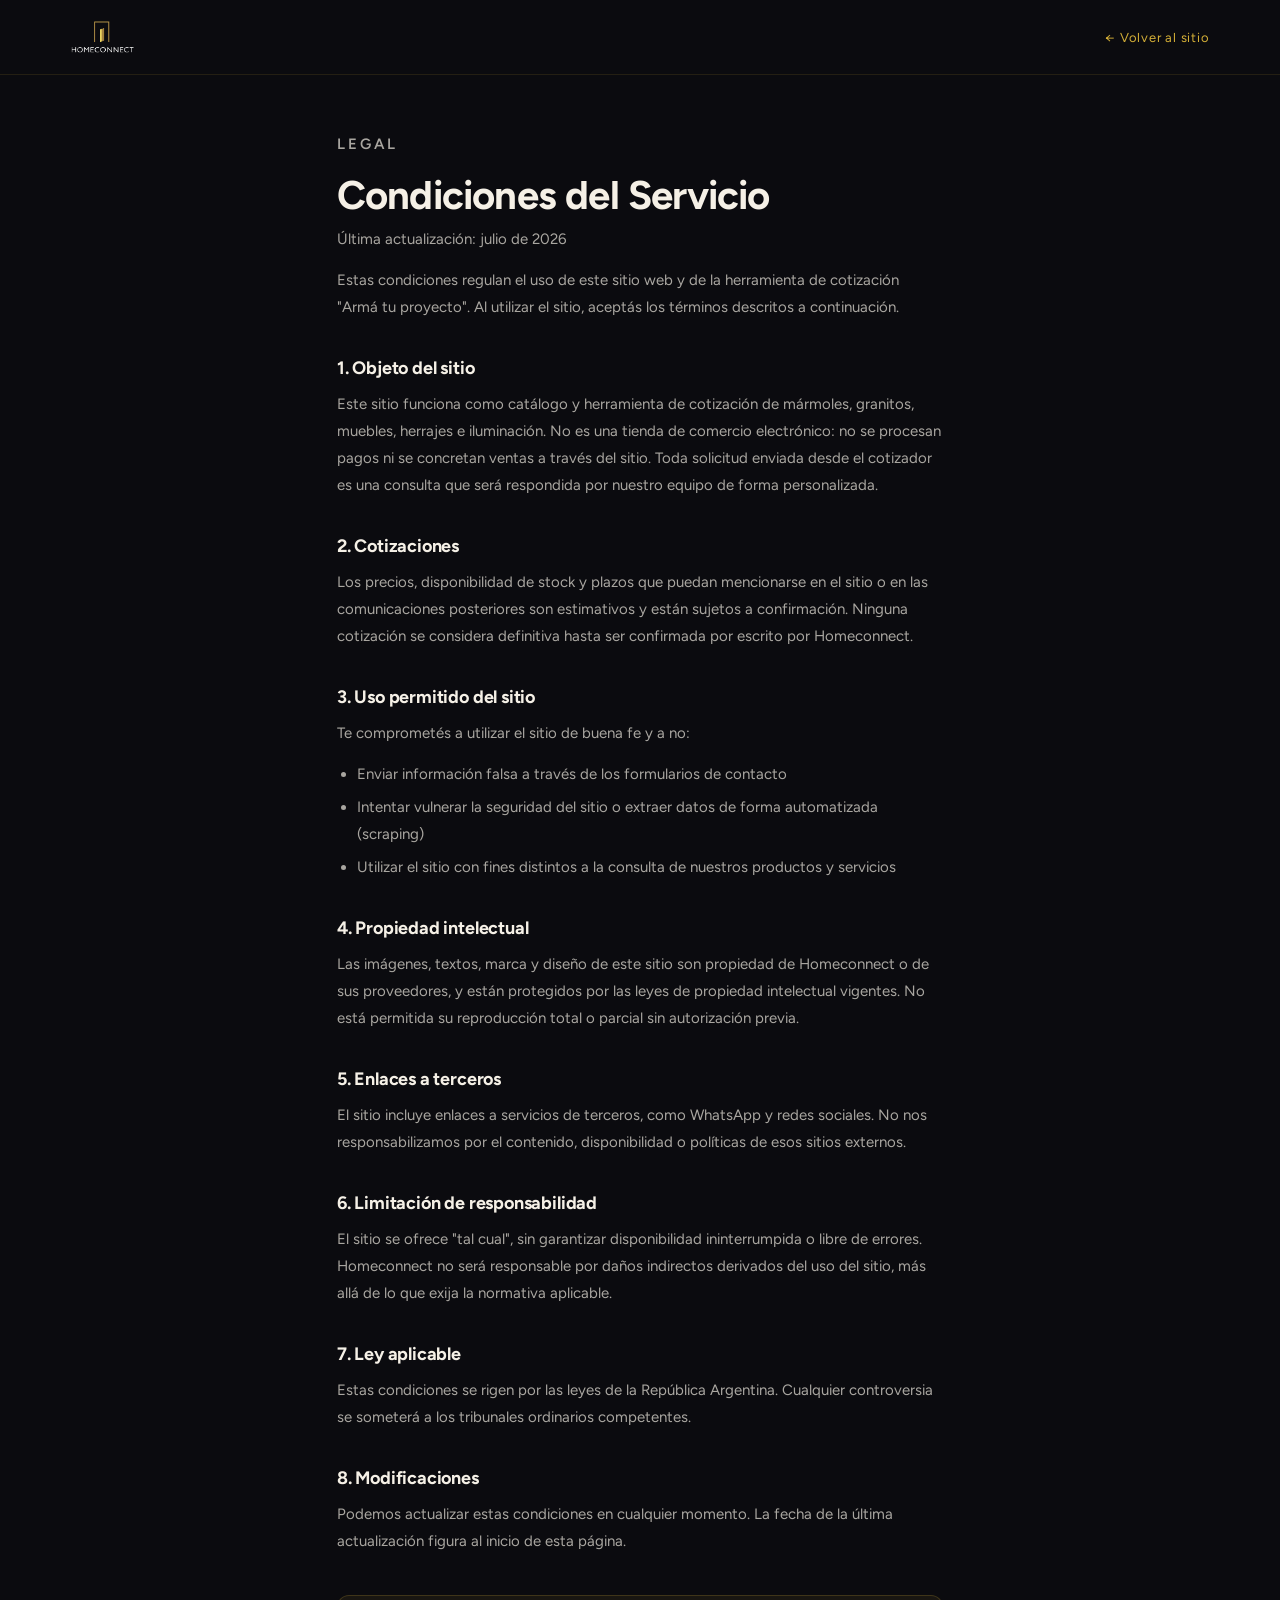
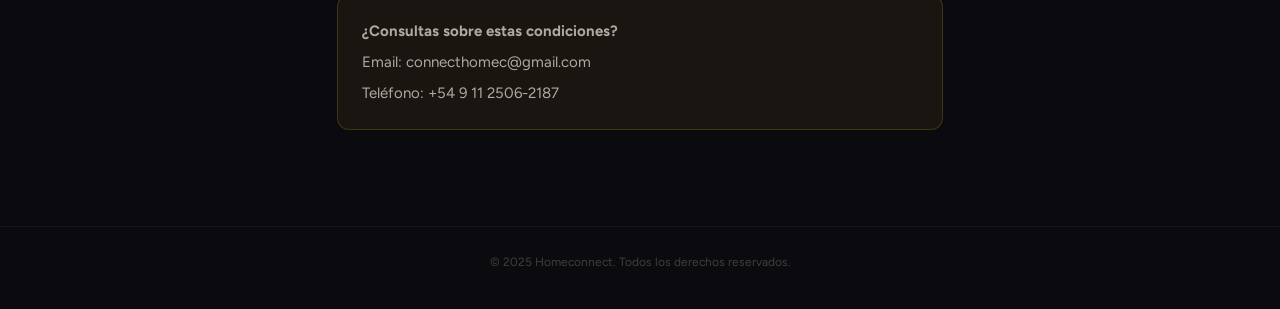
<file: condiciones-servicio.html>
<!DOCTYPE html>
<html lang="es">
<head>
  <meta charset="UTF-8" />
  <meta name="viewport" content="width=device-width, initial-scale=1.0" />
  <title>Condiciones del Servicio · Homeconnect</title>
  <link rel="icon" type="image/png" href="images/favicon-dorado.png" />
  <link rel="preconnect" href="https://fonts.googleapis.com" />
  <link rel="preconnect" href="https://fonts.gstatic.com" crossorigin="anonymous" />
  <link href="https://fonts.googleapis.com/css2?family=Figtree:ital,wght@0,300;0,400;0,500;0,600;0,700;0,800;1,400&display=swap" rel="stylesheet" />
  <link rel="stylesheet" href="legal.css" />
</head>
<body>
  <header class="legal-header">
    <img src="images/logo-homeconnect-5.png" alt="Homeconnect" class="legal-logo" />
    <a href="index.html" class="legal-back">← Volver al sitio</a>
  </header>

  <main class="legal-main">
    <p class="legal-eyebrow">Legal</p>
    <h1>Condiciones del Servicio</h1>
    <p class="legal-updated">Última actualización: julio de 2026</p>

    <p>Estas condiciones regulan el uso de este sitio web y de la herramienta de cotización
    "Armá tu proyecto". Al utilizar el sitio, aceptás los términos descritos a continuación.</p>

    <h2>1. Objeto del sitio</h2>
    <p>Este sitio funciona como catálogo y herramienta de cotización de mármoles, granitos,
    muebles, herrajes e iluminación. No es una tienda de comercio electrónico: no se procesan
    pagos ni se concretan ventas a través del sitio. Toda solicitud enviada desde el cotizador
    es una consulta que será respondida por nuestro equipo de forma personalizada.</p>

    <h2>2. Cotizaciones</h2>
    <p>Los precios, disponibilidad de stock y plazos que puedan mencionarse en el sitio o en las
    comunicaciones posteriores son estimativos y están sujetos a confirmación. Ninguna
    cotización se considera definitiva hasta ser confirmada por escrito por Homeconnect.</p>

    <h2>3. Uso permitido del sitio</h2>
    <p>Te comprometés a utilizar el sitio de buena fe y a no:</p>
    <ul>
      <li>Enviar información falsa a través de los formularios de contacto</li>
      <li>Intentar vulnerar la seguridad del sitio o extraer datos de forma automatizada (scraping)</li>
      <li>Utilizar el sitio con fines distintos a la consulta de nuestros productos y servicios</li>
    </ul>

    <h2>4. Propiedad intelectual</h2>
    <p>Las imágenes, textos, marca y diseño de este sitio son propiedad de Homeconnect o de sus
    proveedores, y están protegidos por las leyes de propiedad intelectual vigentes. No está
    permitida su reproducción total o parcial sin autorización previa.</p>

    <h2>5. Enlaces a terceros</h2>
    <p>El sitio incluye enlaces a servicios de terceros, como WhatsApp y redes sociales. No nos
    responsabilizamos por el contenido, disponibilidad o políticas de esos sitios externos.</p>

    <h2>6. Limitación de responsabilidad</h2>
    <p>El sitio se ofrece "tal cual", sin garantizar disponibilidad ininterrumpida o libre de
    errores. Homeconnect no será responsable por daños indirectos derivados del uso del sitio,
    más allá de lo que exija la normativa aplicable.</p>

    <h2>7. Ley aplicable</h2>
    <p>Estas condiciones se rigen por las leyes de la República Argentina. Cualquier controversia
    se someterá a los tribunales ordinarios competentes.</p>

    <h2>8. Modificaciones</h2>
    <p>Podemos actualizar estas condiciones en cualquier momento. La fecha de la última
    actualización figura al inicio de esta página.</p>

    <div class="legal-contact-box">
      <p><strong>¿Consultas sobre estas condiciones?</strong></p>
      <p>Email: connecthomec@gmail.com</p>
      <p>Teléfono: +54 9 11 2506-2187</p>
    </div>
  </main>

  <footer class="legal-footer">© 2025 Homeconnect. Todos los derechos reservados.</footer>
</body>
</html>
</file>
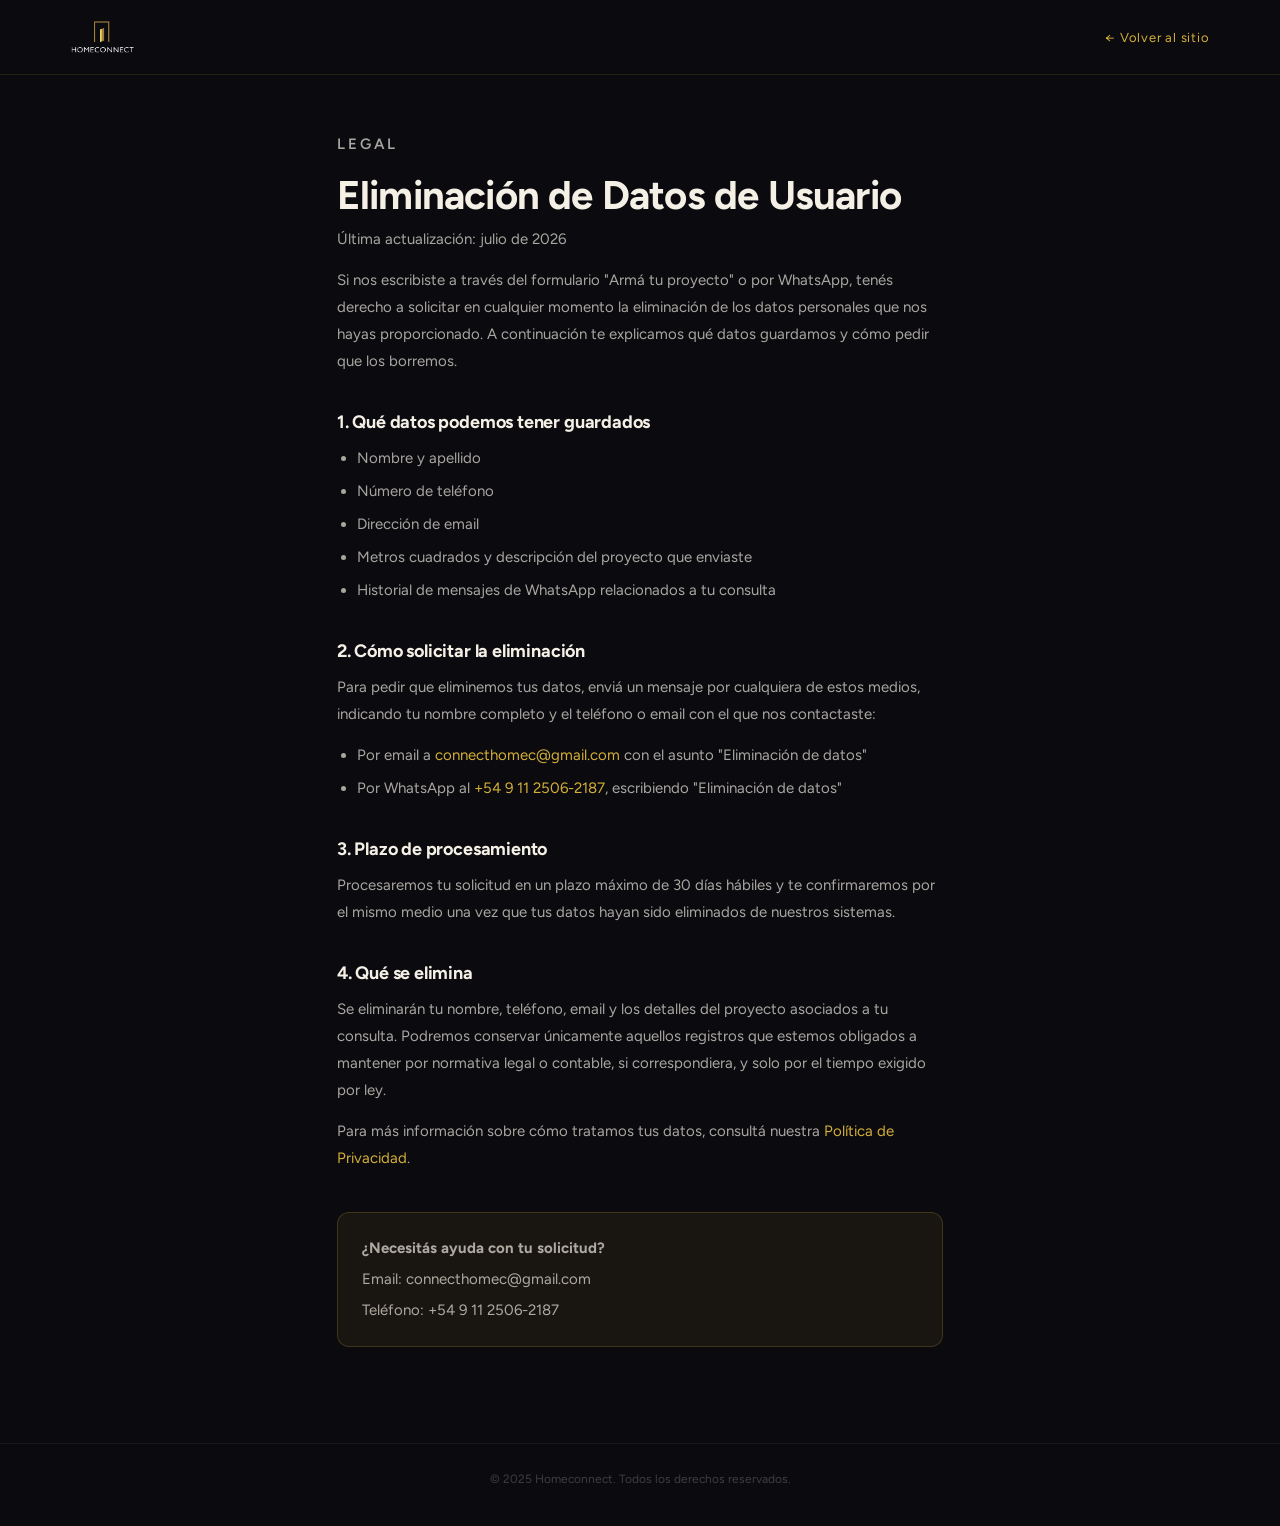
<file: eliminacion-datos.html>
<!DOCTYPE html>
<html lang="es">
<head>
  <meta charset="UTF-8" />
  <meta name="viewport" content="width=device-width, initial-scale=1.0" />
  <title>Eliminación de Datos de Usuario · Homeconnect</title>
  <link rel="icon" type="image/png" href="images/favicon-dorado.png" />
  <link rel="preconnect" href="https://fonts.googleapis.com" />
  <link rel="preconnect" href="https://fonts.gstatic.com" crossorigin="anonymous" />
  <link href="https://fonts.googleapis.com/css2?family=Figtree:ital,wght@0,300;0,400;0,500;0,600;0,700;0,800;1,400&display=swap" rel="stylesheet" />
  <link rel="stylesheet" href="legal.css" />
</head>
<body>
  <header class="legal-header">
    <img src="images/logo-homeconnect-5.png" alt="Homeconnect" class="legal-logo" />
    <a href="index.html" class="legal-back">← Volver al sitio</a>
  </header>

  <main class="legal-main">
    <p class="legal-eyebrow">Legal</p>
    <h1>Eliminación de Datos de Usuario</h1>
    <p class="legal-updated">Última actualización: julio de 2026</p>

    <p>Si nos escribiste a través del formulario "Armá tu proyecto" o por WhatsApp, tenés
    derecho a solicitar en cualquier momento la eliminación de los datos personales que nos
    hayas proporcionado. A continuación te explicamos qué datos guardamos y cómo pedir que los
    borremos.</p>

    <h2>1. Qué datos podemos tener guardados</h2>
    <ul>
      <li>Nombre y apellido</li>
      <li>Número de teléfono</li>
      <li>Dirección de email</li>
      <li>Metros cuadrados y descripción del proyecto que enviaste</li>
      <li>Historial de mensajes de WhatsApp relacionados a tu consulta</li>
    </ul>

    <h2>2. Cómo solicitar la eliminación</h2>
    <p>Para pedir que eliminemos tus datos, enviá un mensaje por cualquiera de estos medios,
    indicando tu nombre completo y el teléfono o email con el que nos contactaste:</p>
    <ul>
      <li>Por email a <a href="mailto:connecthomec@gmail.com?subject=Solicitud%20de%20eliminaci%C3%B3n%20de%20datos">connecthomec@gmail.com</a> con el asunto "Eliminación de datos"</li>
      <li>Por WhatsApp al <a href="https://wa.me/5491125062187?text=Hola%2C%20quiero%20solicitar%20la%20eliminaci%C3%B3n%20de%20mis%20datos%20personales." target="_blank" rel="noopener noreferrer">+54 9 11 2506-2187</a>, escribiendo "Eliminación de datos"</li>
    </ul>

    <h2>3. Plazo de procesamiento</h2>
    <p>Procesaremos tu solicitud en un plazo máximo de 30 días hábiles y te confirmaremos por
    el mismo medio una vez que tus datos hayan sido eliminados de nuestros sistemas.</p>

    <h2>4. Qué se elimina</h2>
    <p>Se eliminarán tu nombre, teléfono, email y los detalles del proyecto asociados a tu
    consulta. Podremos conservar únicamente aquellos registros que estemos obligados a mantener
    por normativa legal o contable, si correspondiera, y solo por el tiempo exigido por ley.</p>

    <p>Para más información sobre cómo tratamos tus datos, consultá nuestra
    <a href="politica-privacidad.html">Política de Privacidad</a>.</p>

    <div class="legal-contact-box">
      <p><strong>¿Necesitás ayuda con tu solicitud?</strong></p>
      <p>Email: connecthomec@gmail.com</p>
      <p>Teléfono: +54 9 11 2506-2187</p>
    </div>
  </main>

  <footer class="legal-footer">© 2025 Homeconnect. Todos los derechos reservados.</footer>
</body>
</html>
</file>
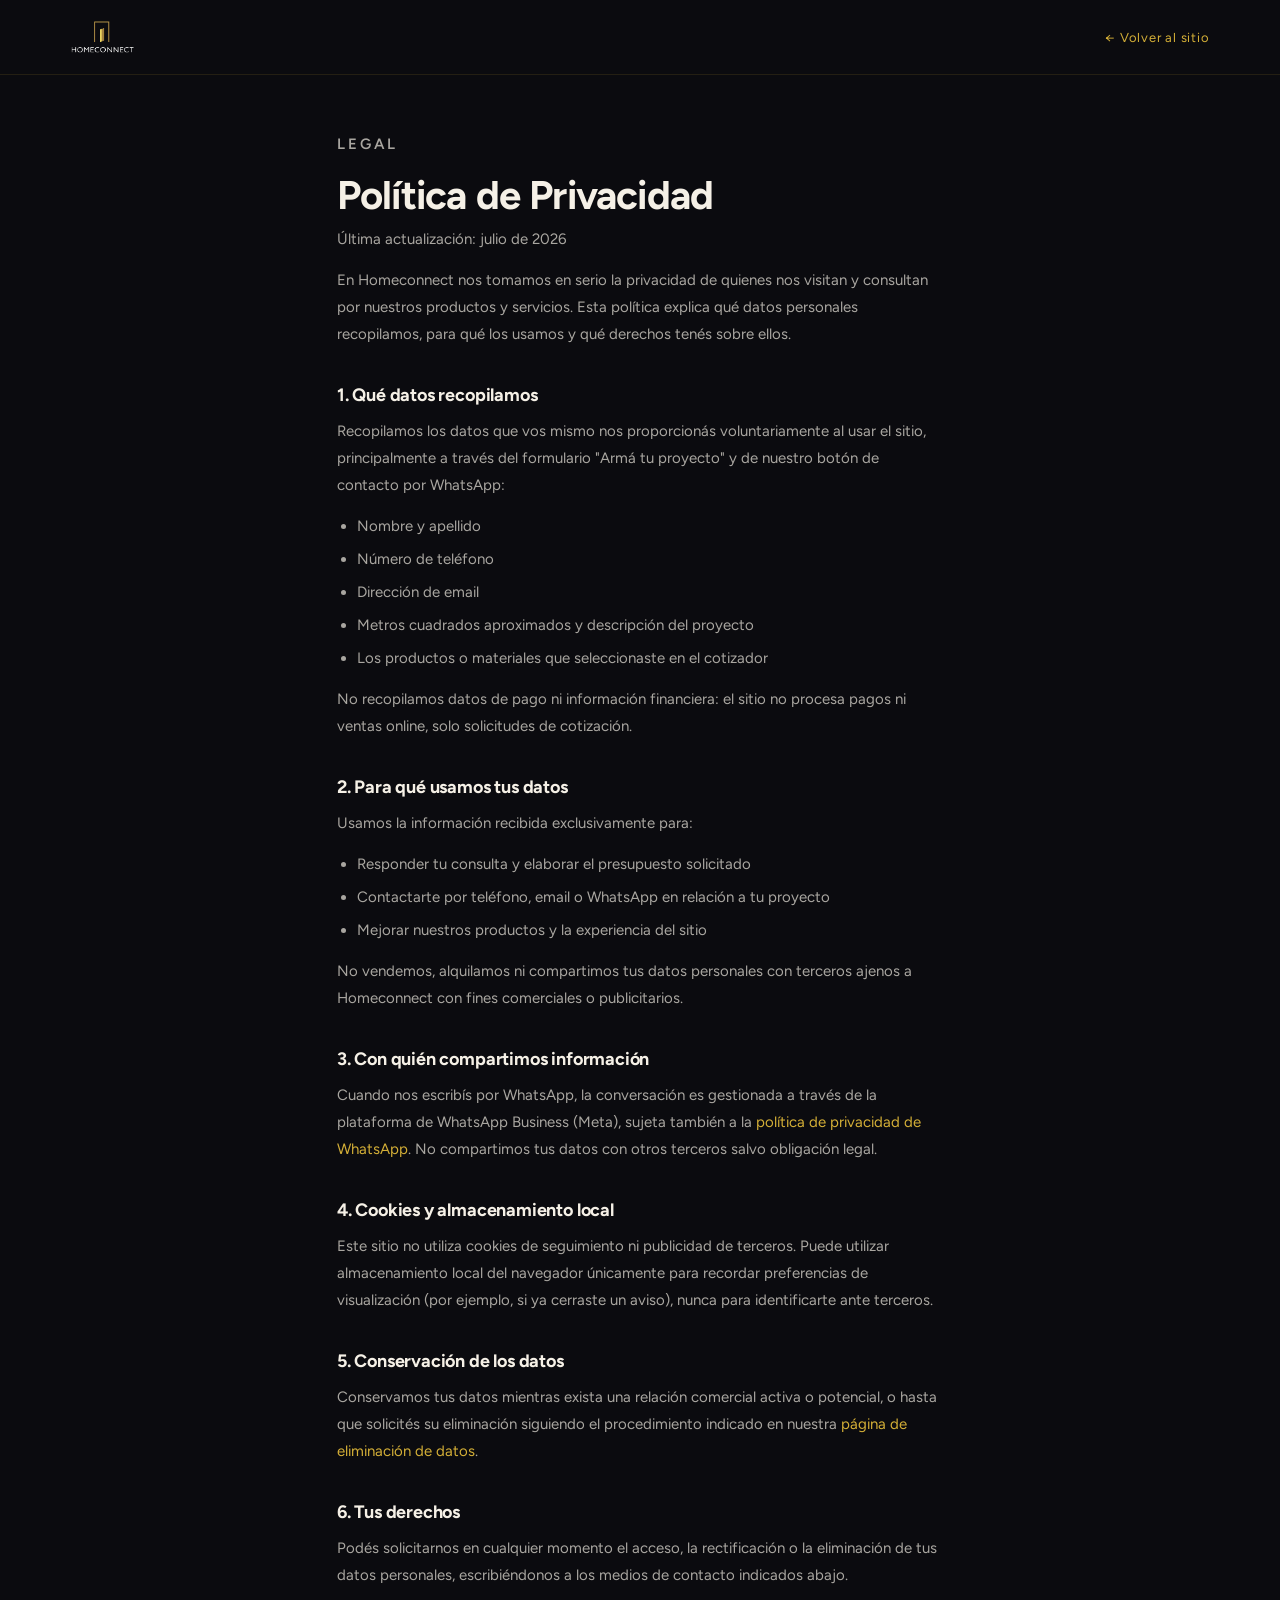
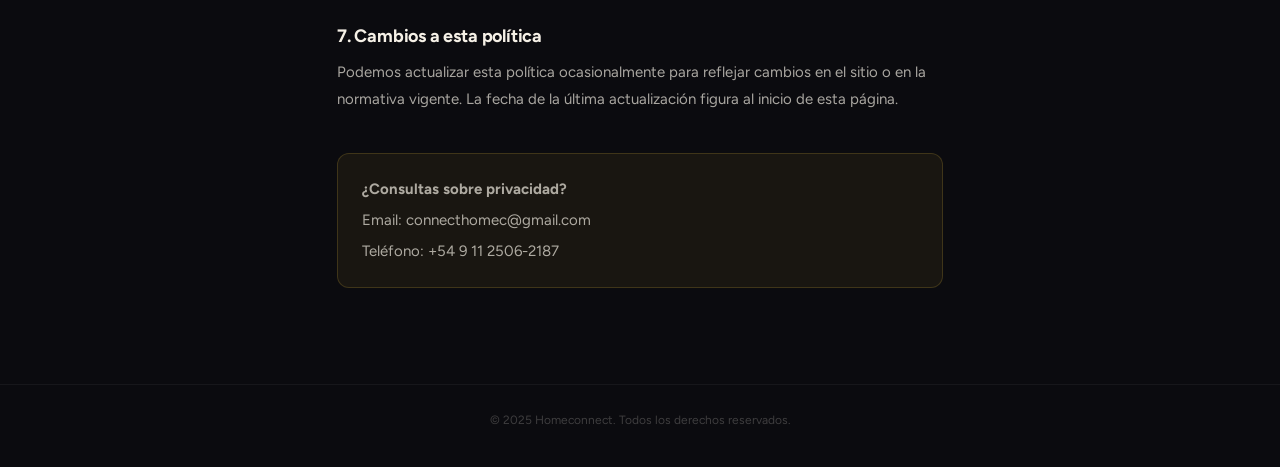
<file: politica-privacidad.html>
<!DOCTYPE html>
<html lang="es">
<head>
  <meta charset="UTF-8" />
  <meta name="viewport" content="width=device-width, initial-scale=1.0" />
  <title>Política de Privacidad · Homeconnect</title>
  <link rel="icon" type="image/png" href="images/favicon-dorado.png" />
  <link rel="preconnect" href="https://fonts.googleapis.com" />
  <link rel="preconnect" href="https://fonts.gstatic.com" crossorigin="anonymous" />
  <link href="https://fonts.googleapis.com/css2?family=Figtree:ital,wght@0,300;0,400;0,500;0,600;0,700;0,800;1,400&display=swap" rel="stylesheet" />
  <link rel="stylesheet" href="legal.css" />
</head>
<body>
  <header class="legal-header">
    <img src="images/logo-homeconnect-5.png" alt="Homeconnect" class="legal-logo" />
    <a href="index.html" class="legal-back">← Volver al sitio</a>
  </header>

  <main class="legal-main">
    <p class="legal-eyebrow">Legal</p>
    <h1>Política de Privacidad</h1>
    <p class="legal-updated">Última actualización: julio de 2026</p>

    <p>En Homeconnect nos tomamos en serio la privacidad de quienes nos visitan y consultan por
    nuestros productos y servicios. Esta política explica qué datos personales recopilamos,
    para qué los usamos y qué derechos tenés sobre ellos.</p>

    <h2>1. Qué datos recopilamos</h2>
    <p>Recopilamos los datos que vos mismo nos proporcionás voluntariamente al usar el sitio,
    principalmente a través del formulario "Armá tu proyecto" y de nuestro botón de contacto por
    WhatsApp:</p>
    <ul>
      <li>Nombre y apellido</li>
      <li>Número de teléfono</li>
      <li>Dirección de email</li>
      <li>Metros cuadrados aproximados y descripción del proyecto</li>
      <li>Los productos o materiales que seleccionaste en el cotizador</li>
    </ul>
    <p>No recopilamos datos de pago ni información financiera: el sitio no procesa pagos ni
    ventas online, solo solicitudes de cotización.</p>

    <h2>2. Para qué usamos tus datos</h2>
    <p>Usamos la información recibida exclusivamente para:</p>
    <ul>
      <li>Responder tu consulta y elaborar el presupuesto solicitado</li>
      <li>Contactarte por teléfono, email o WhatsApp en relación a tu proyecto</li>
      <li>Mejorar nuestros productos y la experiencia del sitio</li>
    </ul>
    <p>No vendemos, alquilamos ni compartimos tus datos personales con terceros ajenos a
    Homeconnect con fines comerciales o publicitarios.</p>

    <h2>3. Con quién compartimos información</h2>
    <p>Cuando nos escribís por WhatsApp, la conversación es gestionada a través de la
    plataforma de WhatsApp Business (Meta), sujeta también a la
    <a href="https://www.whatsapp.com/legal/privacy-policy" target="_blank" rel="noopener noreferrer">política de privacidad de WhatsApp</a>.
    No compartimos tus datos con otros terceros salvo obligación legal.</p>

    <h2>4. Cookies y almacenamiento local</h2>
    <p>Este sitio no utiliza cookies de seguimiento ni publicidad de terceros. Puede utilizar
    almacenamiento local del navegador únicamente para recordar preferencias de visualización
    (por ejemplo, si ya cerraste un aviso), nunca para identificarte ante terceros.</p>

    <h2>5. Conservación de los datos</h2>
    <p>Conservamos tus datos mientras exista una relación comercial activa o potencial, o hasta
    que solicités su eliminación siguiendo el procedimiento indicado en nuestra
    <a href="eliminacion-datos.html">página de eliminación de datos</a>.</p>

    <h2>6. Tus derechos</h2>
    <p>Podés solicitarnos en cualquier momento el acceso, la rectificación o la eliminación de
    tus datos personales, escribiéndonos a los medios de contacto indicados abajo.</p>

    <h2>7. Cambios a esta política</h2>
    <p>Podemos actualizar esta política ocasionalmente para reflejar cambios en el sitio o en la
    normativa vigente. La fecha de la última actualización figura al inicio de esta página.</p>

    <div class="legal-contact-box">
      <p><strong>¿Consultas sobre privacidad?</strong></p>
      <p>Email: connecthomec@gmail.com</p>
      <p>Teléfono: +54 9 11 2506-2187</p>
    </div>
  </main>

  <footer class="legal-footer">© 2025 Homeconnect. Todos los derechos reservados.</footer>
</body>
</html>
</file>
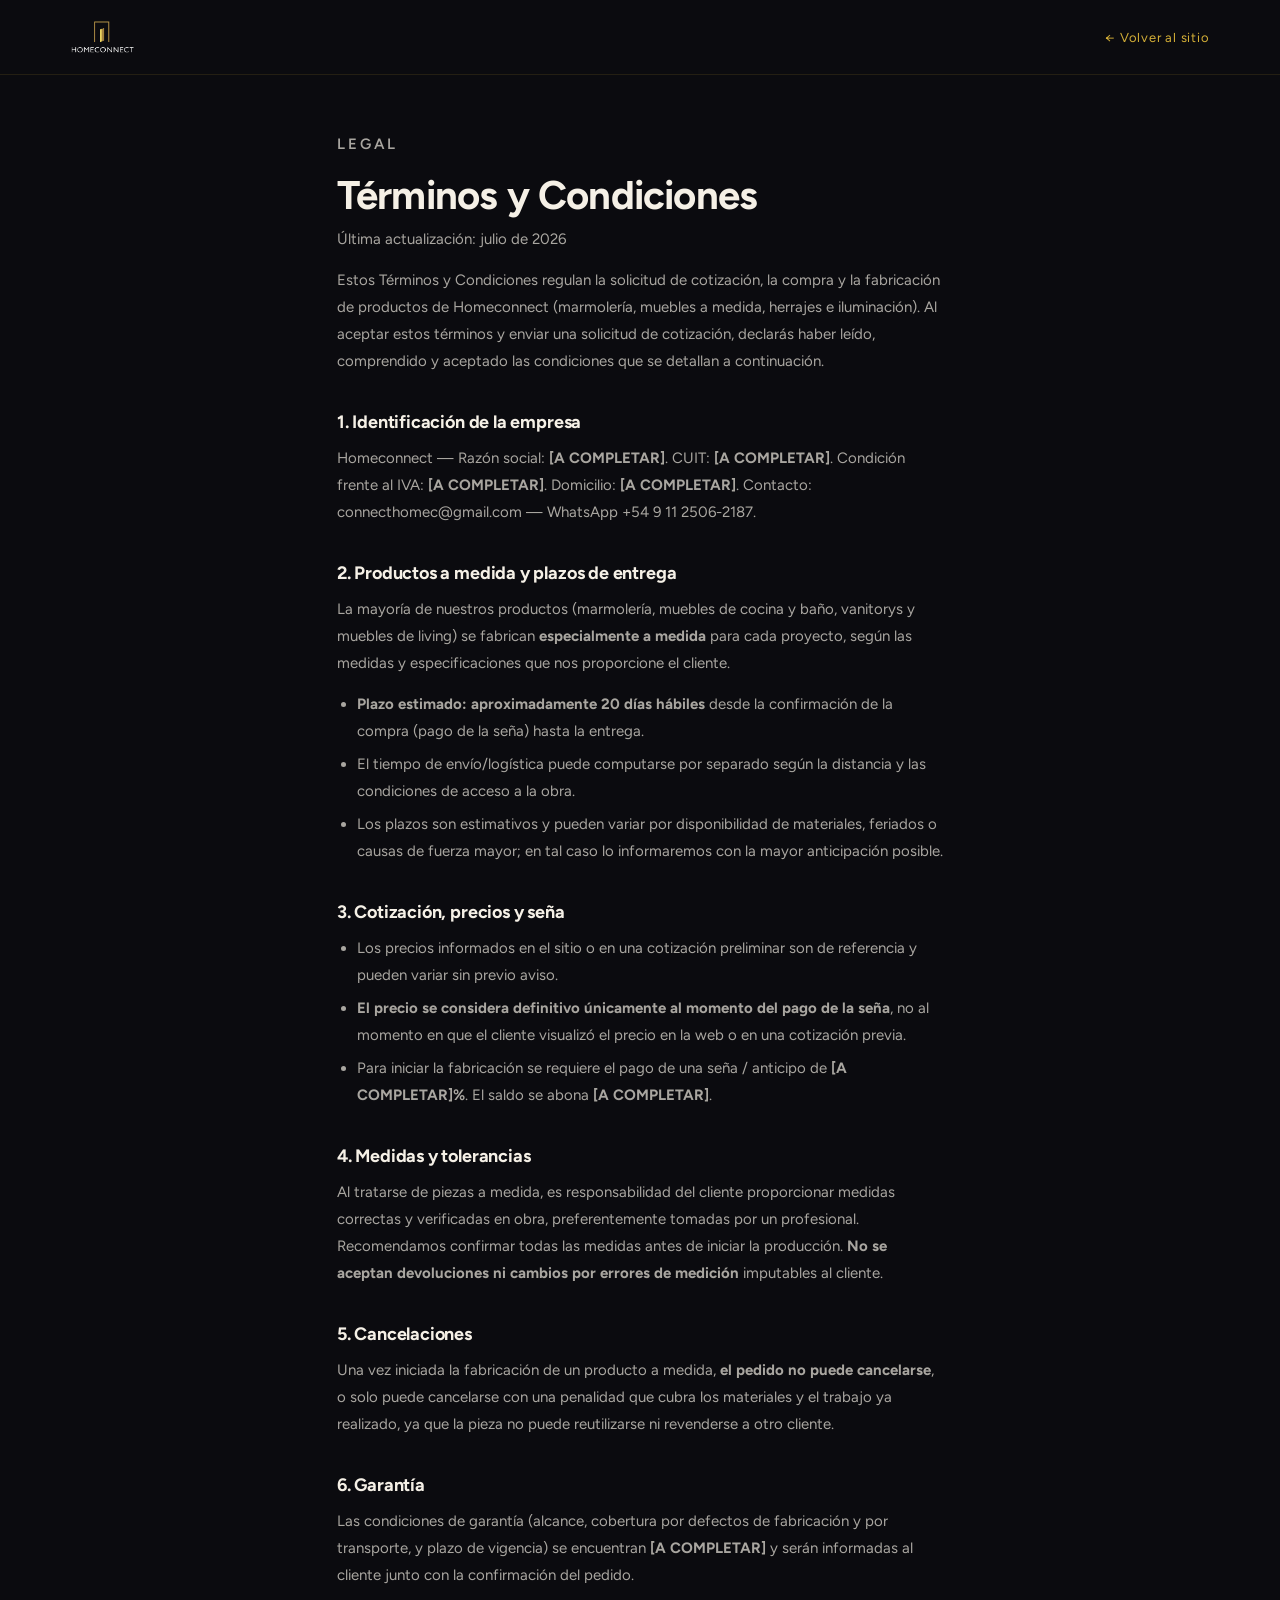
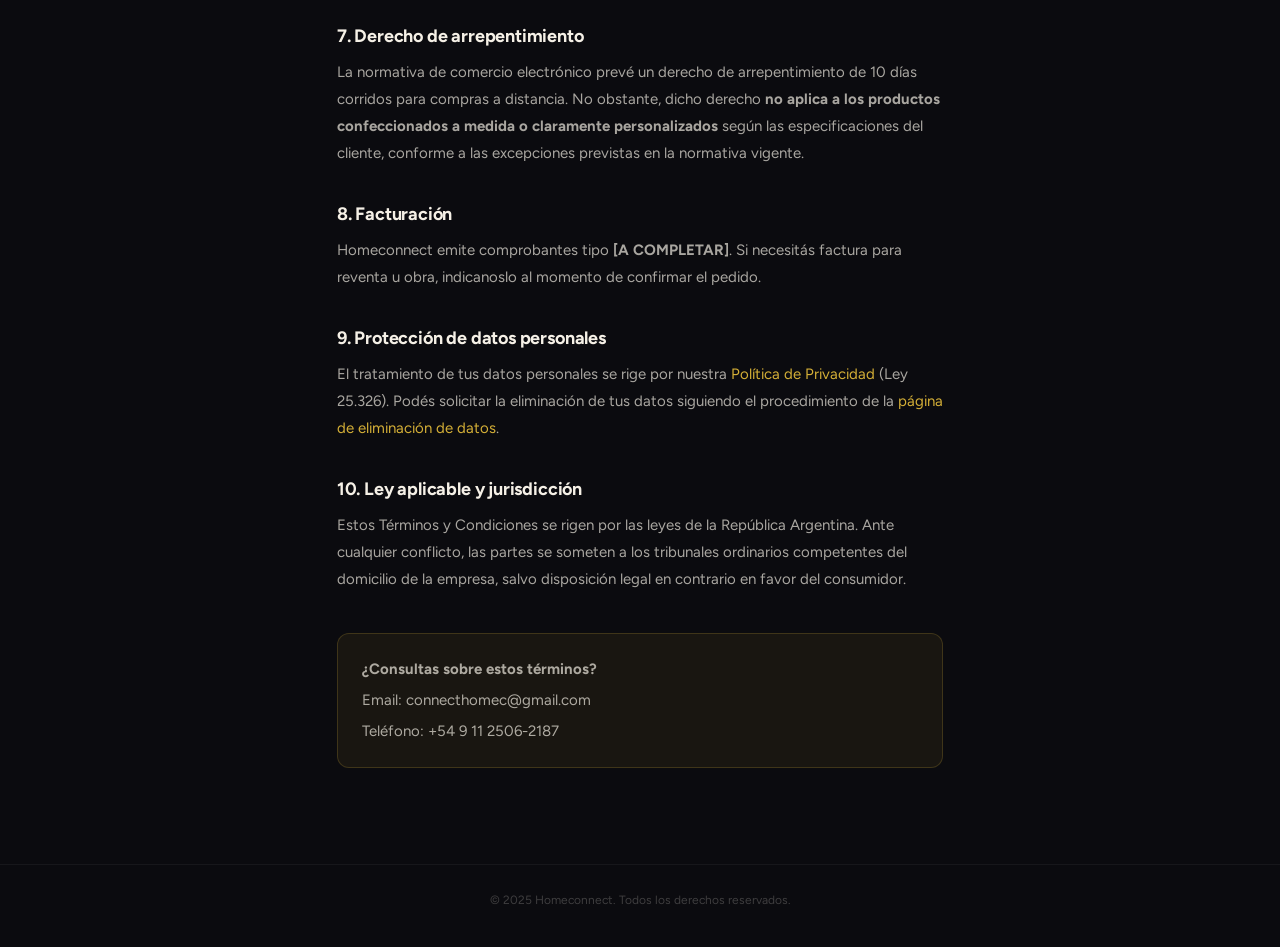
<file: terminos-y-condiciones.html>
<!DOCTYPE html>
<html lang="es">
<head>
  <meta charset="UTF-8" />
  <meta name="viewport" content="width=device-width, initial-scale=1.0" />
  <title>Términos y Condiciones · Homeconnect</title>
  <link rel="icon" type="image/png" href="images/logo-homeconnect-5.png" />
  <link rel="preconnect" href="https://fonts.googleapis.com" />
  <link rel="preconnect" href="https://fonts.gstatic.com" crossorigin="anonymous" />
  <link href="https://fonts.googleapis.com/css2?family=Figtree:ital,wght@0,300;0,400;0,500;0,600;0,700;0,800;1,400&display=swap" rel="stylesheet" />
  <link rel="stylesheet" href="legal.css" />
</head>
<body>
  <header class="legal-header">
    <img src="images/logo-homeconnect-5.png" alt="Homeconnect" class="legal-logo" />
    <a href="index.html" class="legal-back">← Volver al sitio</a>
  </header>

  <main class="legal-main">
    <p class="legal-eyebrow">Legal</p>
    <h1>Términos y Condiciones</h1>
    <p class="legal-updated">Última actualización: julio de 2026</p>

    <p>Estos Términos y Condiciones regulan la solicitud de cotización, la compra y la fabricación
    de productos de Homeconnect (marmolería, muebles a medida, herrajes e iluminación). Al aceptar
    estos términos y enviar una solicitud de cotización, declarás haber leído, comprendido y
    aceptado las condiciones que se detallan a continuación.</p>

    <h2>1. Identificación de la empresa</h2>
    <p>Homeconnect — Razón social: <strong>[A COMPLETAR]</strong>. CUIT: <strong>[A COMPLETAR]</strong>.
    Condición frente al IVA: <strong>[A COMPLETAR]</strong>. Domicilio: <strong>[A COMPLETAR]</strong>.
    Contacto: connecthomec@gmail.com — WhatsApp +54 9 11 2506-2187.</p>

    <h2>2. Productos a medida y plazos de entrega</h2>
    <p>La mayoría de nuestros productos (marmolería, muebles de cocina y baño, vanitorys y muebles
    de living) se fabrican <strong>especialmente a medida</strong> para cada proyecto, según las
    medidas y especificaciones que nos proporcione el cliente.</p>
    <ul>
      <li><strong>Plazo estimado: aproximadamente 20 días hábiles</strong> desde la confirmación
      de la compra (pago de la seña) hasta la entrega.</li>
      <li>El tiempo de envío/logística puede computarse por separado según la distancia y las
      condiciones de acceso a la obra.</li>
      <li>Los plazos son estimativos y pueden variar por disponibilidad de materiales, feriados o
      causas de fuerza mayor; en tal caso lo informaremos con la mayor anticipación posible.</li>
    </ul>

    <h2>3. Cotización, precios y seña</h2>
    <ul>
      <li>Los precios informados en el sitio o en una cotización preliminar son de referencia y
      pueden variar sin previo aviso.</li>
      <li><strong>El precio se considera definitivo únicamente al momento del pago de la seña</strong>,
      no al momento en que el cliente visualizó el precio en la web o en una cotización previa.</li>
      <li>Para iniciar la fabricación se requiere el pago de una seña / anticipo de
      <strong>[A COMPLETAR]%</strong>. El saldo se abona <strong>[A COMPLETAR]</strong>.</li>
    </ul>

    <h2>4. Medidas y tolerancias</h2>
    <p>Al tratarse de piezas a medida, es responsabilidad del cliente proporcionar medidas correctas
    y verificadas en obra, preferentemente tomadas por un profesional. Recomendamos confirmar todas
    las medidas antes de iniciar la producción. <strong>No se aceptan devoluciones ni cambios por
    errores de medición</strong> imputables al cliente.</p>

    <h2>5. Cancelaciones</h2>
    <p>Una vez iniciada la fabricación de un producto a medida, <strong>el pedido no puede cancelarse</strong>,
    o solo puede cancelarse con una penalidad que cubra los materiales y el trabajo ya realizado, ya
    que la pieza no puede reutilizarse ni revenderse a otro cliente.</p>

    <h2>6. Garantía</h2>
    <p>Las condiciones de garantía (alcance, cobertura por defectos de fabricación y por transporte,
    y plazo de vigencia) se encuentran <strong>[A COMPLETAR]</strong> y serán informadas al cliente
    junto con la confirmación del pedido.</p>

    <h2>7. Derecho de arrepentimiento</h2>
    <p>La normativa de comercio electrónico prevé un derecho de arrepentimiento de 10 días corridos
    para compras a distancia. No obstante, dicho derecho <strong>no aplica a los productos
    confeccionados a medida o claramente personalizados</strong> según las especificaciones del
    cliente, conforme a las excepciones previstas en la normativa vigente.</p>

    <h2>8. Facturación</h2>
    <p>Homeconnect emite comprobantes tipo <strong>[A COMPLETAR]</strong>. Si necesitás factura para
    reventa u obra, indicanoslo al momento de confirmar el pedido.</p>

    <h2>9. Protección de datos personales</h2>
    <p>El tratamiento de tus datos personales se rige por nuestra
    <a href="politica-privacidad.html">Política de Privacidad</a> (Ley 25.326). Podés solicitar la
    eliminación de tus datos siguiendo el procedimiento de la
    <a href="eliminacion-datos.html">página de eliminación de datos</a>.</p>

    <h2>10. Ley aplicable y jurisdicción</h2>
    <p>Estos Términos y Condiciones se rigen por las leyes de la República Argentina. Ante cualquier
    conflicto, las partes se someten a los tribunales ordinarios competentes del domicilio de la
    empresa, salvo disposición legal en contrario en favor del consumidor.</p>

    <div class="legal-contact-box">
      <p><strong>¿Consultas sobre estos términos?</strong></p>
      <p>Email: connecthomec@gmail.com</p>
      <p>Teléfono: +54 9 11 2506-2187</p>
    </div>
  </main>

  <footer class="legal-footer">© 2025 Homeconnect. Todos los derechos reservados.</footer>
</body>
</html>
</file>
<file: legal.css>
*, *::before, *::after { box-sizing: border-box; margin: 0; padding: 0; }
html { scroll-behavior: smooth; }

body {
  background: #0B0B0F;
  color: #F5F0E6;
  font-family: 'Figtree', sans-serif;
  -webkit-font-smoothing: antialiased;
}

::-webkit-scrollbar { width: 5px; }
::-webkit-scrollbar-track { background: #0B0B0F; }
::-webkit-scrollbar-thumb { background: rgba(212,175,55,0.4); border-radius: 3px; }
::-webkit-scrollbar-thumb:hover { background: #D4AF37; }

.legal-header {
  display: flex; align-items: center; justify-content: space-between;
  padding: 20px 5.5%;
  border-bottom: 1px solid rgba(212,175,55,0.12);
}

.legal-logo {
  height: 34px; width: auto; display: block;
}

.legal-back {
  display: inline-flex; align-items: center; gap: 6px;
  color: #D4AF37; text-decoration: none;
  font-size: 13px; letter-spacing: 0.06em;
  transition: opacity 0.2s;
}
.legal-back:hover { opacity: 0.75; }

.legal-main {
  max-width: 760px; margin: 0 auto;
  padding: 56px 6% 96px;
}

.legal-eyebrow {
  font-size: 11px; font-weight: 600; letter-spacing: 0.2em;
  text-transform: uppercase; color: #D4AF37;
  margin-bottom: 14px;
}

.legal-main h1 {
  font-size: clamp(28px, 5vw, 40px); font-weight: 700;
  letter-spacing: -0.02em; line-height: 1.15;
  margin-bottom: 8px;
}

.legal-updated {
  font-size: 13px; color: rgba(245,240,230,0.4);
  margin-bottom: 40px;
}

.legal-main h2 {
  font-size: 18px; font-weight: 700; color: #F5F0E6;
  letter-spacing: -0.01em;
  margin: 36px 0 12px;
}

.legal-main p {
  font-size: 15px; line-height: 1.8;
  color: rgba(245,240,230,0.68);
  margin-bottom: 14px;
}

.legal-main ul {
  margin: 0 0 14px 20px;
  color: rgba(245,240,230,0.68);
  font-size: 15px; line-height: 1.8;
}

.legal-main li { margin-bottom: 6px; }

.legal-main a { color: #D4AF37; text-decoration: none; }
.legal-main a:hover { text-decoration: underline; }

.legal-divider {
  width: 40px; height: 2px; background: #D4AF37;
  margin: 0 0 28px;
}

.legal-contact-box {
  margin-top: 40px;
  padding: 22px 24px;
  background: rgba(212,175,55,0.07);
  border: 1px solid rgba(212,175,55,0.2);
  border-radius: 12px;
}

.legal-contact-box p { margin-bottom: 4px; }
.legal-contact-box p:last-child { margin-bottom: 0; }

.legal-footer {
  text-align: center; padding: 28px 5.5% 40px;
  border-top: 1px solid rgba(255,255,255,0.05);
  font-size: 12px; color: rgba(245,240,230,0.22);
}
</file>
